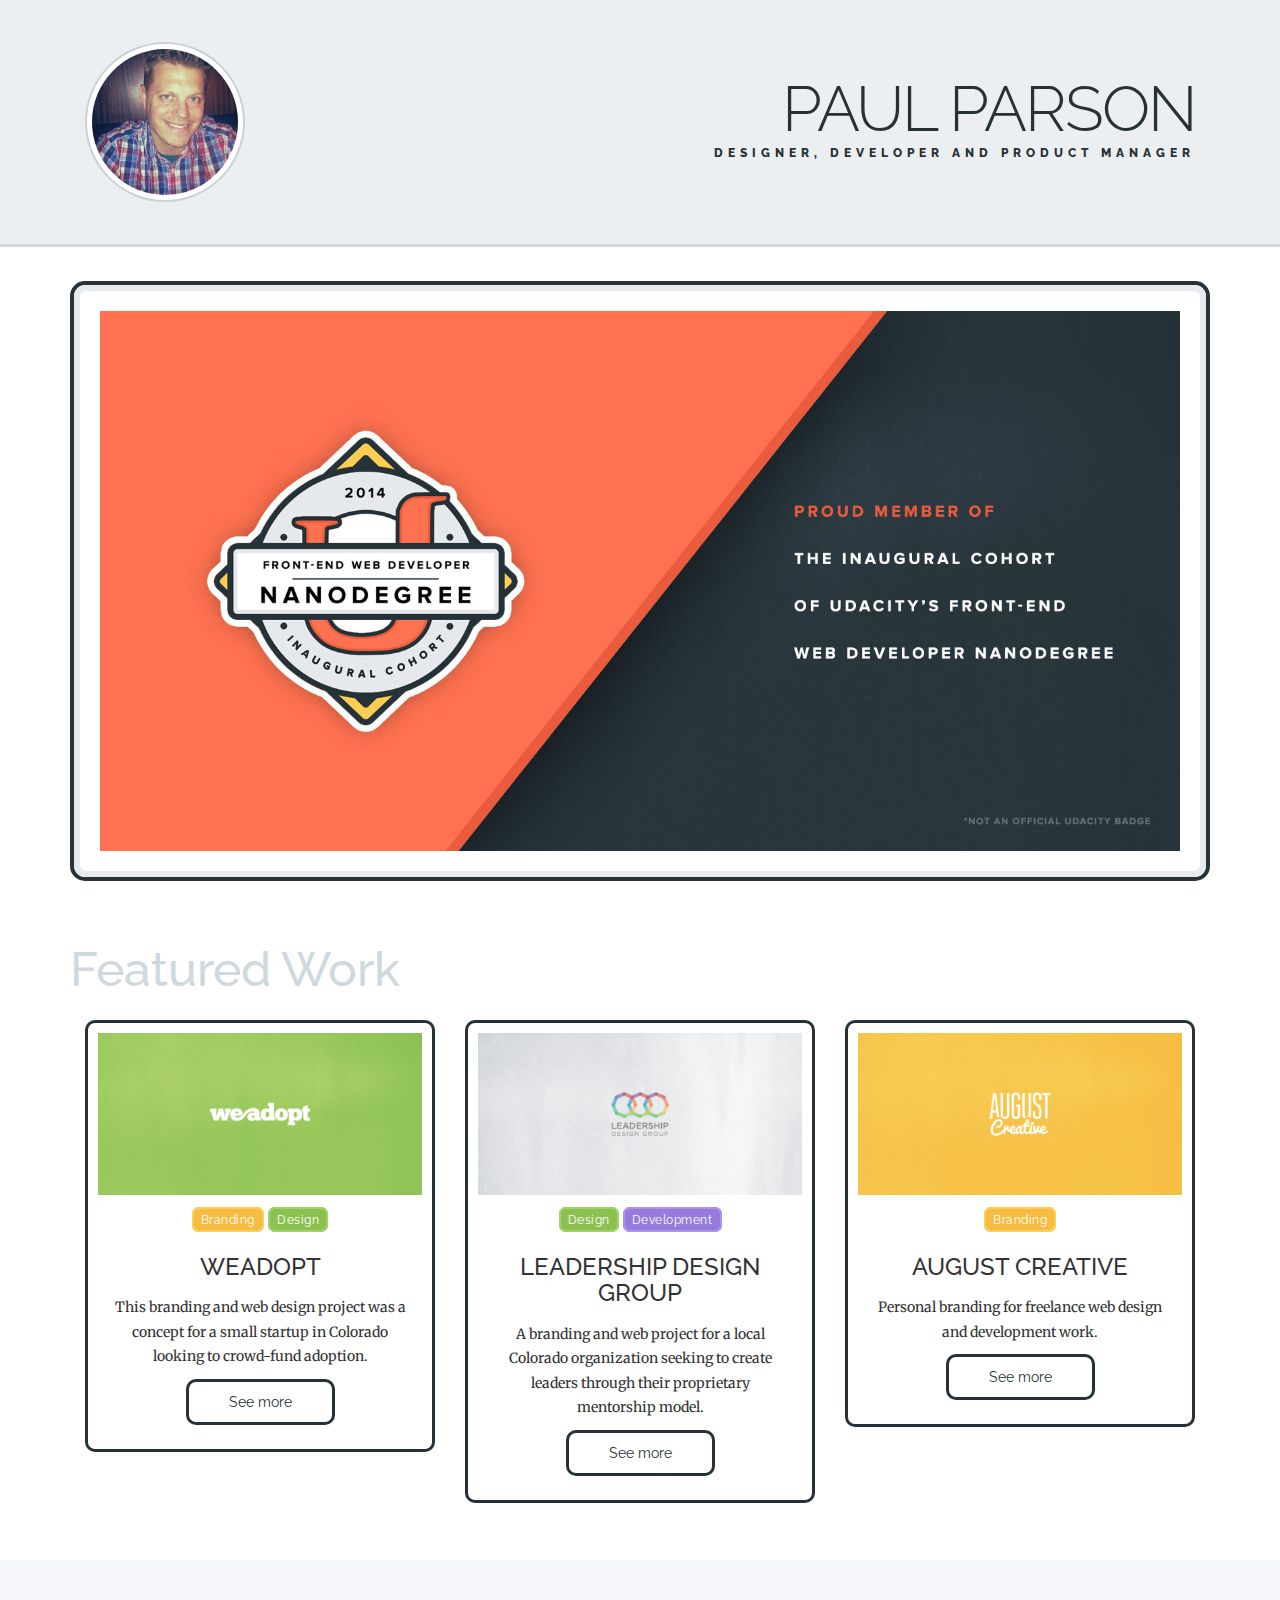
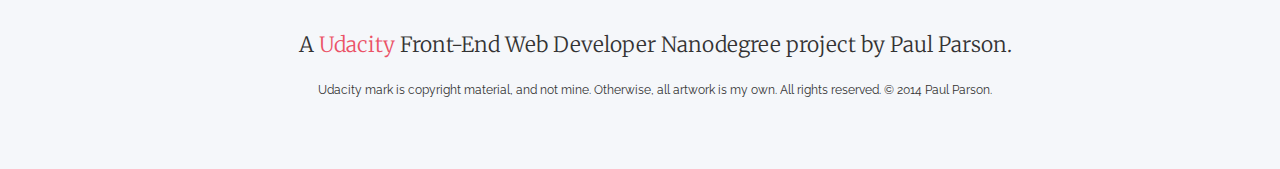
<file: index.html>
<!DOCTYPE html>
<html lang="en">
<head>
	<meta charset="utf-8">
	<meta http-equiv="X-UA-Compatible" content="IE=edge">
	<title>Paul Parson | Designer, Developer and Product Manager</title>
	<meta name="viewport" content="width=device-width, initial-scale=1">
	<link rel="shortcut icon" href="/favicon.png">
	<link href='http://fonts.googleapis.com/css?family=Raleway:800,400,300' rel='stylesheet' type='text/css'>
	<link href='http://fonts.googleapis.com/css?family=Merriweather:400,300,300italic,400italic' rel='stylesheet' type='text/css'>
	<link rel="stylesheet" src="//normalize-css.googlecode.com/svn/trunk/normalize.css" />
	<link rel="stylesheet" href="styles/bootstrap.min.css">
	<link rel="stylesheet" href="styles/main.css">
</head>
	<body>
		<header class="row pad-3 portfolio">
			<div class="container">
				<div class="col-sm-4 col-md-2 not-official">
					<img src="images/me_2014.jpg" class="img-responsive img-circle header-img" alt="Proud Member of Udacity's Front-End Web Developer Nanodegree Inaugural Cohort">
				</div>
				<div class="col-sm-8 col-md-10">
					<h1 class="text-right">Paul Parson</h1>
					<h5 class="text-right">Designer, Developer and Product Manager</h5>
				</div>
			</div>
		</header>
		<hr>

		<div class="row pad-1">
			<div class="container">
				<div class="col-md-12 portfolio-gallery-lg">
					<img src="images/portfolio-img-lg.jpg" class="img-responsive" alt="A fun brand project">
				</div>
			</div>
		</div>
		<div class="row text-center">
			<div class="container">
				<h2 class="featured-work text-left">Featured Work</h2>
				<div class="col-md-4">
					<figure class="thumbnail">
						<img src="images/portfolio-weadopt-img-lg.jpg" class="img-responsive" alt="Project #1">
						<figcaption class="caption">
						<span class="label label-branding">Branding</span>
						<span class="label label-design">Design</span>
							<h3>WeAdopt</h3>
							<p>This branding and web design project was a concept for a small startup in Colorado looking to crowd-fund adoption.</p>
							<button class="btn" data-toggle="modal" data-target="#projModal-1">See more</button>
						</figcaption>
					</figure>
				</div>
				<div class="col-md-4">
					<figure class="thumbnail">
						<img src="images/portfolio-LDG-img-lg.jpg" class="img-responsive" alt="Project #1">
						<figcaption class="caption">
						<span class="label label-design">Design</span>
						<span class="label label-dev">Development</span>
							<h3>Leadership Design Group</h3>
							<p>A branding and web project for a local Colorado organization seeking to create leaders through their proprietary mentorship model.</p>
							<button class="btn" data-toggle="modal" data-target="#projModal-2">See more</button>
						</figcaption>
					</figure>
				</div>
				<div class="col-md-4">
					<figure class="thumbnail">
						<img src="images/portfolio-augcr-img-lg.jpg" class="img-responsive" alt="Project #1">
						<figcaption class="caption">
						<span class="label label-branding">Branding</span>
							<h3>August Creative</h3>
							<p>Personal branding for freelance web design and development work.</p>
							<button class="btn" data-toggle="modal" data-target="#projModal-3">See more</button>
						</figcaption>
					</figure>
				</div>
			</div>
		</div>

		<footer class="row pad-5">
			<div class="container">
				<div class="col-md-12 text-center">
					<p class="lead">A <a href="https://www.udacity.com">Udacity</a> Front-End Web Developer Nanodegree project by Paul Parson.</p>
					<small>Udacity mark is copyright material, and not mine. Otherwise, all artwork is my own. All rights reserved. &copy; 2014 Paul Parson.</small>
				</div>
			</div>
		</footer>

		<!-- Project Modal 1 -->
		<div class="modal fade in" id="projModal-1" tabindex="-1">
		  <div class="modal-dialog modal-lg">
		    <div class="modal-content">
		      <div class="modal-header">
		        <button type="button" class="btn close" data-dismiss="modal"><span aria-hidden="true">&times;</span><span class="sr-only">Close</span></button>
		        <h4 class="modal-title">Project: WeAdopt</h4>
		      </div>
		      <div class="modal-body">
		        <div class="container-fluid">
		        	<div class="col-xs-12">
		        		<img src="images/portfolio-weAdopt_home.jpg" class="img-responsive" alt="WeAdopt concept home page">
		        	</div>
		        </div>
		      </div>
		    </div><!-- /.modal-content -->
		  </div><!-- /.modal-dialog -->
		</div><!-- /.modal -->

		<!-- Project Modal 2 -->
		<div class="modal fade in" id="projModal-2" tabindex="-1">
		  <div class="modal-dialog modal-lg">
		    <div class="modal-content">
		      <div class="modal-header">
		        <button type="button" class="btn close" data-dismiss="modal"><span aria-hidden="true">&times;</span><span class="sr-only">Close</span></button>
		        <h4 class="modal-title">Project: Leadership Design Group</h4>
		      </div>
		      <div class="modal-body">
		      	<div class="row">
			        <div class="container-fluid">
			        	<div class="col-xs-12">
			        		<img src="images/LDG-branding.jpg" class="img-responsive" alt="Leadership Design Group branding">
			        	</div>
			        </div>
			    </div>
			    <div class="row">
			    	<div class="container-fluid">
			        	<div class="col-xs-12">
			        		<img src="images/ldg-scrolling-1.jpg" class="img-responsive" alt="Leadership Design Group website screenshot">
			        	</div>
		        	</div>
		        </div>
		      </div>
		    </div><!-- /.modal-content -->
		  </div><!-- /.modal-dialog -->
		</div><!-- /.modal -->

		<!-- Project Modal 3 -->
		<div class="modal fade in" id="projModal-3" tabindex="-1">
		  <div class="modal-dialog modal-lg">
		    <div class="modal-content">
		      <div class="modal-header">
		        <button type="button" class="btn close" data-dismiss="modal"><span aria-hidden="true">&times;</span><span class="sr-only">Close</span></button>
		        <h4 class="modal-title">Project: August Creative</h4>
		      </div>
		      <div class="modal-body">
		        <div class="row">
			        <div class="container-fluid">
			        	<div class="col-xs-12">
			        		<img src="images/twitterPage_home.jpg" class="img-responsive" alt="August Creative branding">
			        	</div>
			        </div>
			    </div>
			    <div class="row">
			    	<div class="container-fluid">
			        	<div class="col-xs-12">
			        		<img src="images/augustcreative_1.jpg" class="img-responsive" alt="August Creative visual design">
			        	</div>
		        	</div>
		        </div>
		      </div>
		    </div><!-- /.modal-content -->
		  </div><!-- /.modal-dialog -->
		</div><!-- /.modal -->

<script type="text/javascript" src="scripts/jquery-2.1.1.min.js"></script>
<script type="text/javascript" src="scripts/bootstrap.min.js"></script>
<script type="text/javascript" src="scripts/main.js"></script>

	</body>
</html>
</file>
<file: styles/main.css>
/*
 * ---------------------------
 * Udacity Front-end
 * Web Development Nanodegree
 * ---------------------------
 * PROJECT 1 - Mockup to Website
 * by Paul Parson (http://prsn.co)
 */

/*
 * ---------------------
 * GLOBALS
 * ---------------------
 */



/*
 * ---------------------
 * TYPOGRAPHY
 * ---------------------
 */

@import url(http://fonts.googleapis.com/css?family=Raleway:800,400,300);

 body {
	font-family: 'Raleway', sans-serif;
  transition: all ease 300ms;
 }

 h1,h2,h3,h4,h5,h6 {
  font-family: 'Raleway', sans-serif;
  margin: 0;
 }

  h1 {
  padding-top: 0.5em;
 	font-size: 64px;
  font-weight: 300;
  text-transform: uppercase;
  letter-spacing: -2px;

 }
  h2 {
 	font-size: 48px;
 }
  h3 {
 	font-size: 24px;
 }
  h4 {
 	font-size: 18px;
 }
  h5 {
 	font-size: 12px;
  text-transform: uppercase;
  letter-spacing: 5px;
  font-weight: 800;
  line-height: 1.5em;
 }

 p {
 	font-size: 1em;
 	font-family: 'Merriweather', serif;
    line-height: 1.75em;
 }

 a {
 	text-decoration: none;
  color: #eb5367;
 }

 a:hover {
  text-decoration: none;
  color: #da4453;
 }

@media screen and (max-width: 767px) {
  h1 {
    font-size: 48px;
  }
  h2 {
    font-size: 36px;
  }
}


 /*
 * ---------------------
 * UTILITIES
 * ---------------------
 */


 .pad-1 {
  padding: 1em;
 }
  .pad-2 {
  padding: 2em;
 }
  .pad-3 {
  padding: 3em;
 }
  .pad-4 {
  padding: 4em;
 }
  .pad-5 {
  padding: 5em;
 }

  .pad-top-1 {
  padding-top: 1em;
 }

 /*
 * ---------------------
 * THEME
 * ---------------------
 */

 .portfolio {
    background: #eceff1;
    color: #263238;
 }

 footer {
  margin-top: 3em;
  background: #f5f7fa;
 }

.row {
  margin-left: 0;
  margin-right: 0;
 }

 .header-img {
  padding: 5px;
  background: #fff;
  border: 2px solid #ccd1d9;
  transition: all 0.5s ease;
 }

 .header-img:hover {
  border: 20px solid #f5f7fa;
  box-shadow: 0 0 15px #ccd1d9;
  transform: rotate(-40deg);
  opacity: 0;
 }

 @media screen and (max-width: 767px) {
  .header-img {
    max-width: 200px;
    margin: 0 auto;
  }
 }

 .not-official {
  background: url('../images/udacity-FE-nanodegree-badge.png') no-repeat center center;
  background-size: 150px;
 }

 @media screen and (min-width: 1024px ) {
  .not-official {
    background-size: 125px;
  }
 }

  @media screen and (min-width: 1200px ) {
  .not-official {
    background-size: 150px;
  }
 }

 .portfolio-gallery-lg{
  padding: 0;
  background: #fff;
  border-radius: 15px;
  border: 4px solid #263238;
 }

 .portfolio-gallery-lg img {
  padding: 20px;
  border-radius: 12px;
  border: 6px solid #e6e9ed;
 }

 @media screen and (max-width: 767px) {
  .portfolio-gallery-lg img {
    padding: 10px;
    border: none;
  }
  h2.featured-work {
    padding-left: 15px;
  }
 }

 hr {
  margin-top: 0;
  border-top: 3px solid #cfd8dc;
 }

 h2.featured-work {
  padding: 1em 0 0.5em;
  color: #cfd8dc;
 }

 .thumbnail {
  margin-bottom: 15px;
  padding: 10px;
  border-radius: 10px;
  border: 3px solid #263238;
  font-family: 'Raleway', sans-serif;
 }

 .thumbnail figcaption {
  padding: 1em;
 }

 .thumbnail figcaption h3 {
  margin-bottom: 15px;
  margin-top: 25px;
  text-transform: uppercase;
 }

.btn {
  display: inline-block;
  padding: 10px 40px;
  background: #fff;
  color: #263238;
  border: 3px solid #263238;
  border-radius: 10px;
  transition: all 300ms ease;
 }

  .btn:hover {
    text-decoration: none;
    color: #fff;
    background: #263238;
  }

  .close {
    margin-bottom: 10px;
    padding: 0 10px 2px 10px;
    background: #eb5367;
    color: #fff;
    font-size: 20px;
    border: none;
  }

  .close:hover {
    background: #da4453;
  }

  button:focus, a:focus {
    outline: none;
  }

  .label {
    display: inline;
    padding: .3em .6em .3em;
    font-size: 85%;
    font-weight: 400;
    line-height: 1;
    color: #fff;
    text-align: center;
    white-space: nowrap;
    vertical-align: baseline;
    letter-spacing: 0.5px;
  }

  .label-design,
  .label-branding,
  .label-dev {
    border-radius: 7px;
  }

  .label-branding {
    background: #f6bb42;
    border: 2px solid #ffce54;
  }

  .label-design {
    background: #8cc152;
    border: 2px solid #a0d468;
  }

  .label-dev {
    background: #967adc;
    border: 2px solid #ac92ec;
  }
</file>
